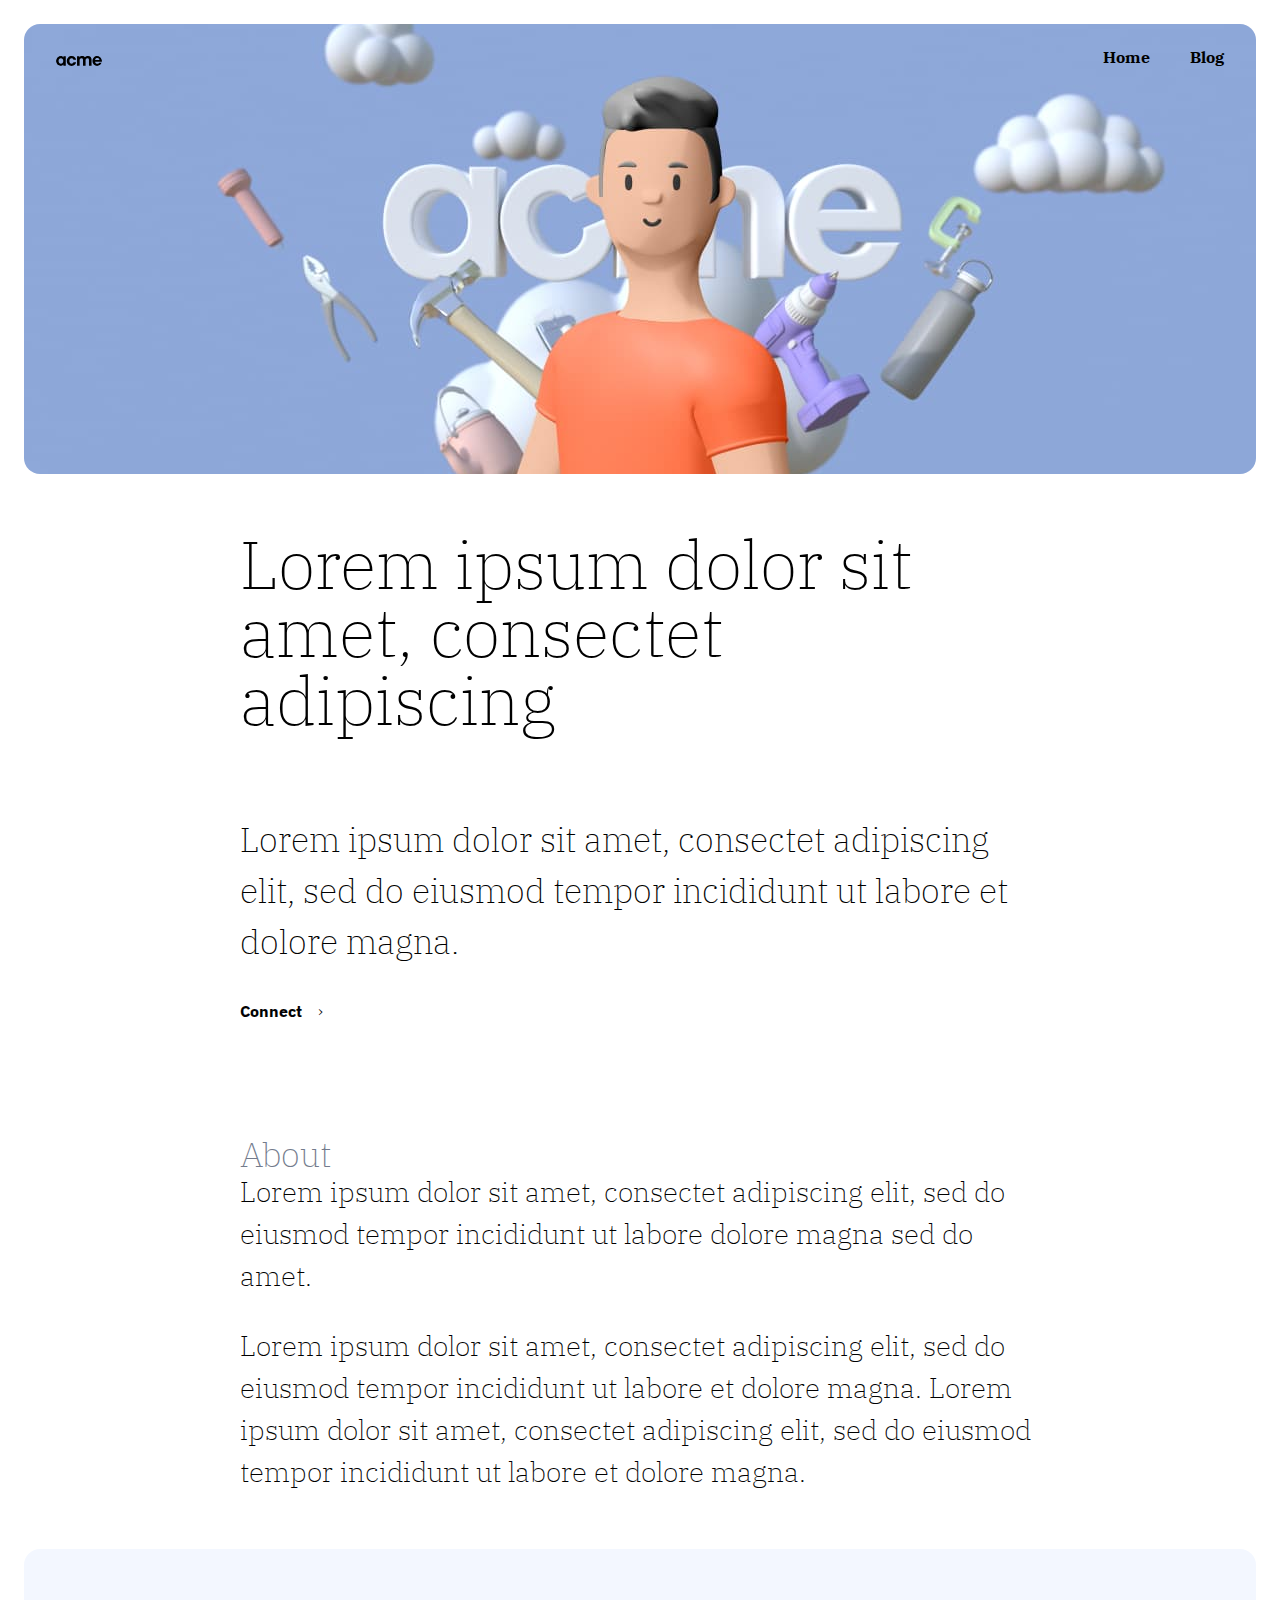
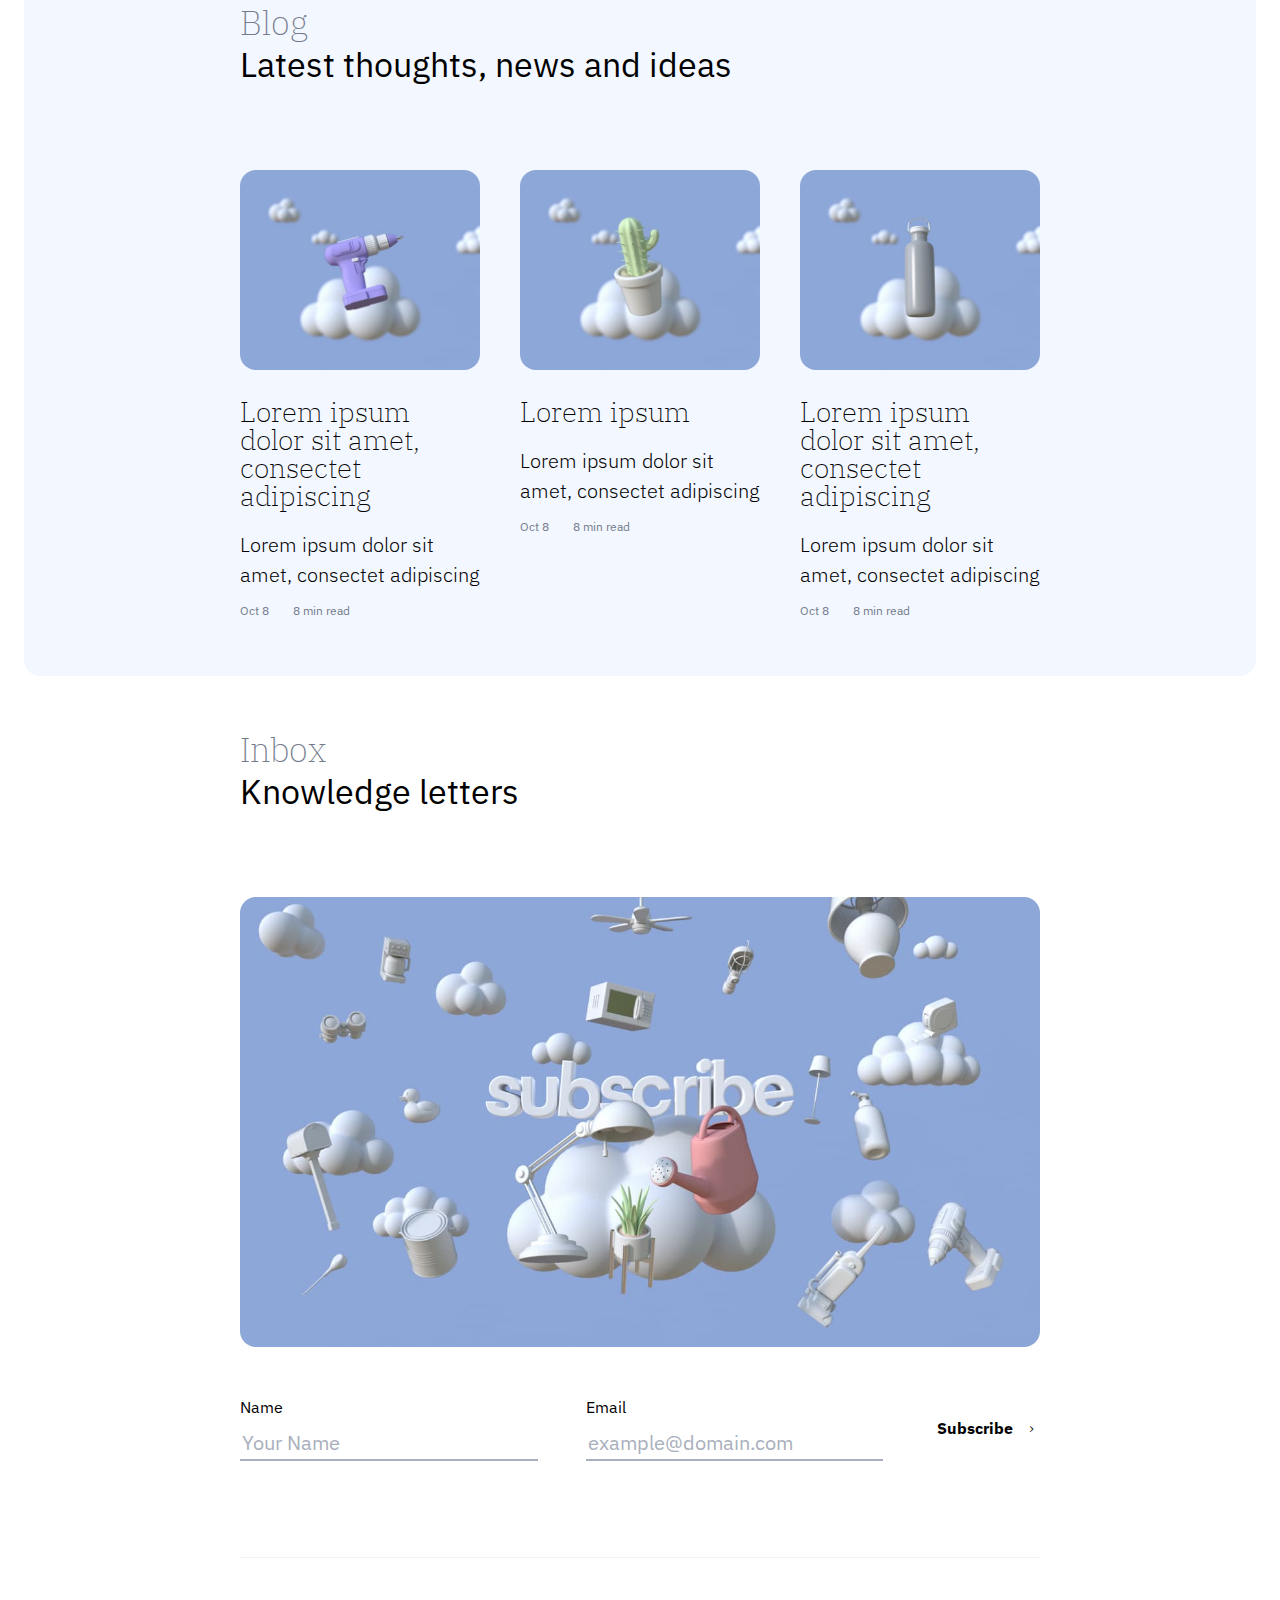
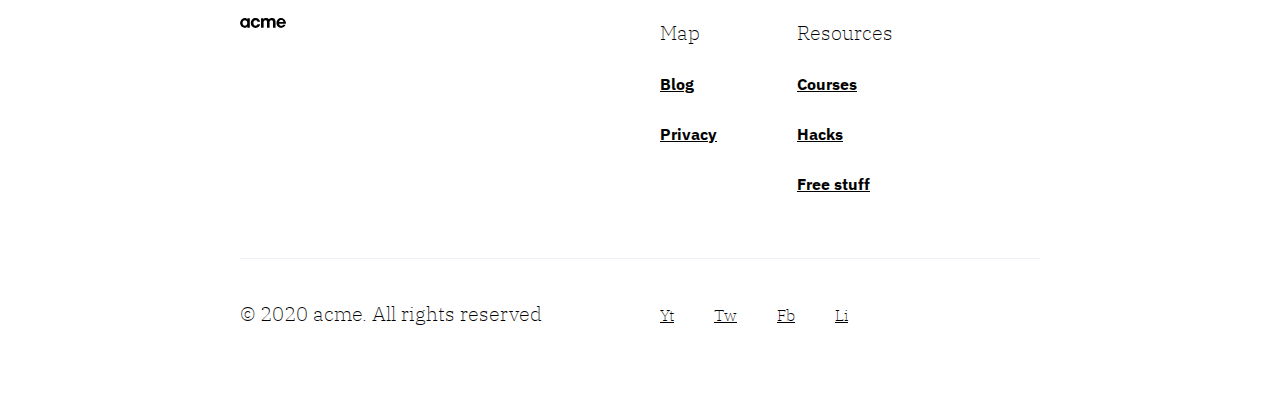
<file: index.html>
<!DOCTYPE html>
<html lang="en">

<head>
  <meta charset="UTF-8">
  <meta name="viewport" content="width=device-width, initial-scale=1.0">
  <title>ACME Design | Home</title>
  <link href="https://fonts.googleapis.com/css2?family=IBM+Plex+Sans:wght@300;400;600&family=IBM+Plex+Serif:wght@200&display=swap" rel="stylesheet">
  <link rel="stylesheet" href="style.css">
</head>

<body class="page-home">
  <header class="primary-header">
    <div class="primary-header__inner">
      <a href="index.html" aria-label="acme home page"><img src="img/logo.svg" alt="" class="logo"></a>
      <nav class="primary-nav">
        <ul class="primary-nav__list">
          <li><a href="index.html">Home</a></li>
          <li><a href="blog.html">Blog</a></li>
        </ul>
      </nav>
    </div>
  </header>

  <section class="intro text-serif">
    <div class="container flow-content">
      <h1 class="page-title">Lorem ipsum dolor sit amet, consectet adipiscing</h1>
      <p class="page-intro xl-space">Lorem ipsum dolor sit amet, consectet adipiscing elit, sed do eiusmod tempor incididunt ut
        labore et dolore magna.</p>
      <a href="#" class="btn">Connect</a>
    </div>
  </section>

  <section class="about text-500 text-serif">
    <div class="container">
      <header>
        <h2 class="section-title">About</h2>
      </header>
      <div class="flow-content">
        <p>Lorem ipsum dolor sit amet, consectet adipiscing elit, sed do eiusmod tempor incididunt ut labore dolore magna
          sed do amet.</p>
        <p>Lorem ipsum dolor sit amet, consectet adipiscing elit, sed do eiusmod tempor incididunt ut labore et dolore
          magna. Lorem ipsum dolor sit amet, consectet adipiscing elit, sed do eiusmod tempor incididunt ut labore et
          dolore magna.</p>
      </div>
    </div>
  </section>

  <section class="recent-articles bg-primary-300">
    <div class="container">
      <header>
        <h2 class="section-title">Blog</h2>
        <p class="section-subtitle">Latest thoughts, news and ideas</p>
      </header>
      <div class="split xl-space">
        <article class="article-preview flow-content">
          <a href="article.html" class="flow-content">
            <img src="img/blog-1.jpg" alt="electric drill">
            <h3>Lorem ipsum dolor sit amet, consectet adipiscing</h3>
            <p>Lorem ipsum dolor sit amet, consectet adipiscing</p>
          </a>
          <div class="info">
            <time datetime="2020-10-08">Oct 8</time>
            <p>8 min read</p>
          </div>
        </article>
        <article class="article-preview flow-content">
          <a href="article.html" class="flow-content">
            <img src="img/blog-2.jpg" alt="cactus">
            <h3>Lorem ipsum </h3>
            <p>Lorem ipsum dolor sit amet, consectet adipiscing</p>
          </a>
          <div class="info">
            <time datetime="2020-10-08">Oct 8</time>
            <p>8 min read</p>
          </div>
        </article>
        <article class="article-preview flow-content">
          <a href="article.html" class="flow-content">
            <img src="img/blog-3.jpg" alt="insulated water bottle">
            <h3>Lorem ipsum dolor sit amet, consectet adipiscing</h3>
            <p>Lorem ipsum dolor sit amet, consectet adipiscing</p>
          </a> 
          <div class="info">
            <time datetime="2020-10-08">Oct 8</time>
            <p>8 min read</p>
          </div>
        </article>
      </div>
    </div>
  </section>

  <section class="call-to-action">
    <div class="container">
      <header>
        <h2 class="section-title">Inbox</h2>
        <p class="section-subtitle">Knowledge letters</p>
      </header>
      <img class="xl-space" src="img/newsletter.jpg" alt="floating items">
      <!-- form elements -->
      <form action="" method="post" class="newsletter">
        <div>
          <label for="name">Name</label>
          <input placeholder="Your Name" type="text" name="name" id="name">
        </div>
        <div>
          <label for="name">Email</label>
          <input placeholder="example@domain.com" type="email" name="email" id="email">
        </div>
        <button class="btn" type="submit">Subscribe</button>
      </form>

    </div>
  </section>

  <footer class="primary-footer">
    <div class="container">
      <div class="primary-footer__inner split">
        <a href="index.html" aria-label="acme home page"><img src="img/logo.svg" alt="" class="logo"></a>

        <div class="footer-nav">
          <dl class="flow-content">
            <dt class="text-serif">Map</dt>
            <dd><a href="#">Blog</a></dd>
            <dd><a href="#">Privacy</a></dd>
          </dl>

          <dl class="flow-content">
            <dt class="text-serif">Resources</dt>
            <dd><a href="#">Courses</a></dd>
            <dd><a href="#">Hacks</a></dd>
            <dd><a href="#">Free stuff</a></dd>
          </dl>
        </div>
      </div>

      <div class="split text-serif">
        <p class="copywrite">© 2020 acme. All rights reserved </p>
        <ul class="footer-social">
          <li><a href="#">Yt</a></li>
          <li><a href="#">Tw</a></li>
          <li><a href="#">Fb</a></li>
          <li><a href="#">Li</a></li>
        </ul>
      </div>
    </div>
  </footer>
</body>

</html>
</file>
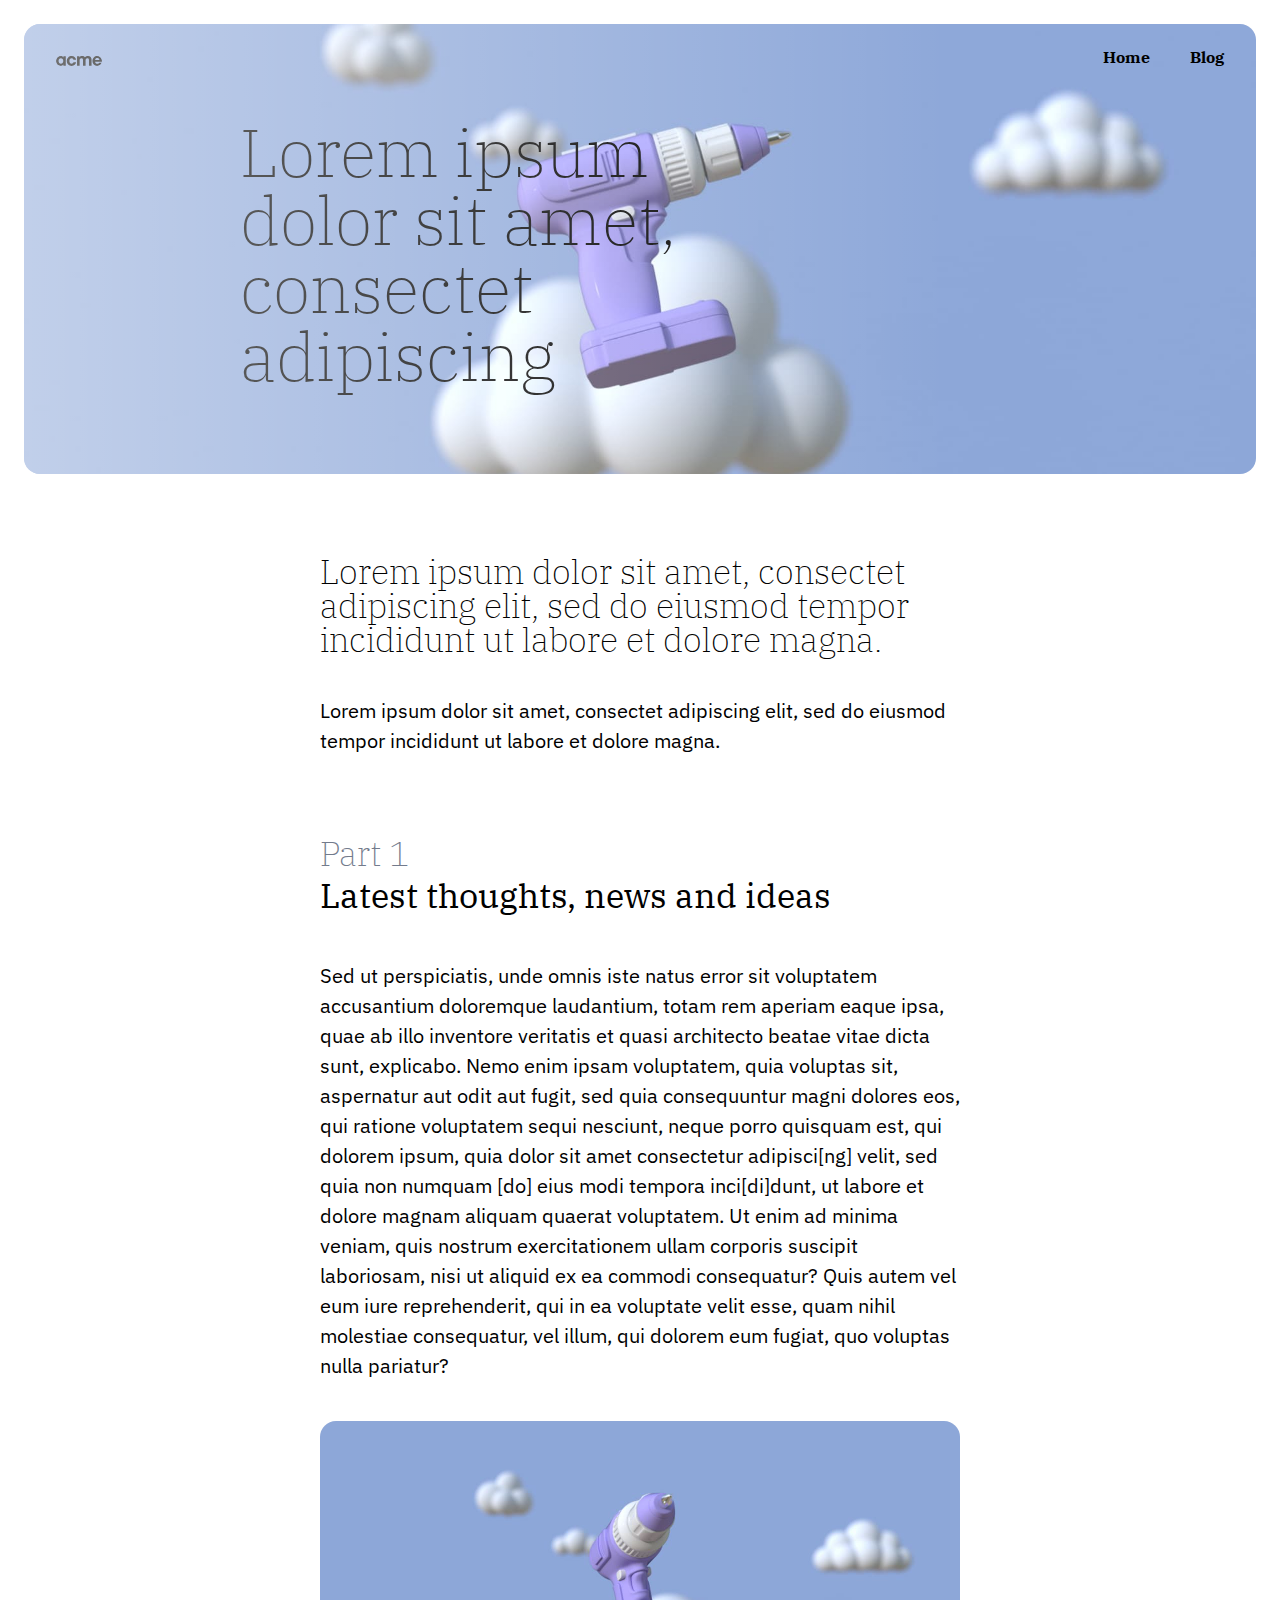
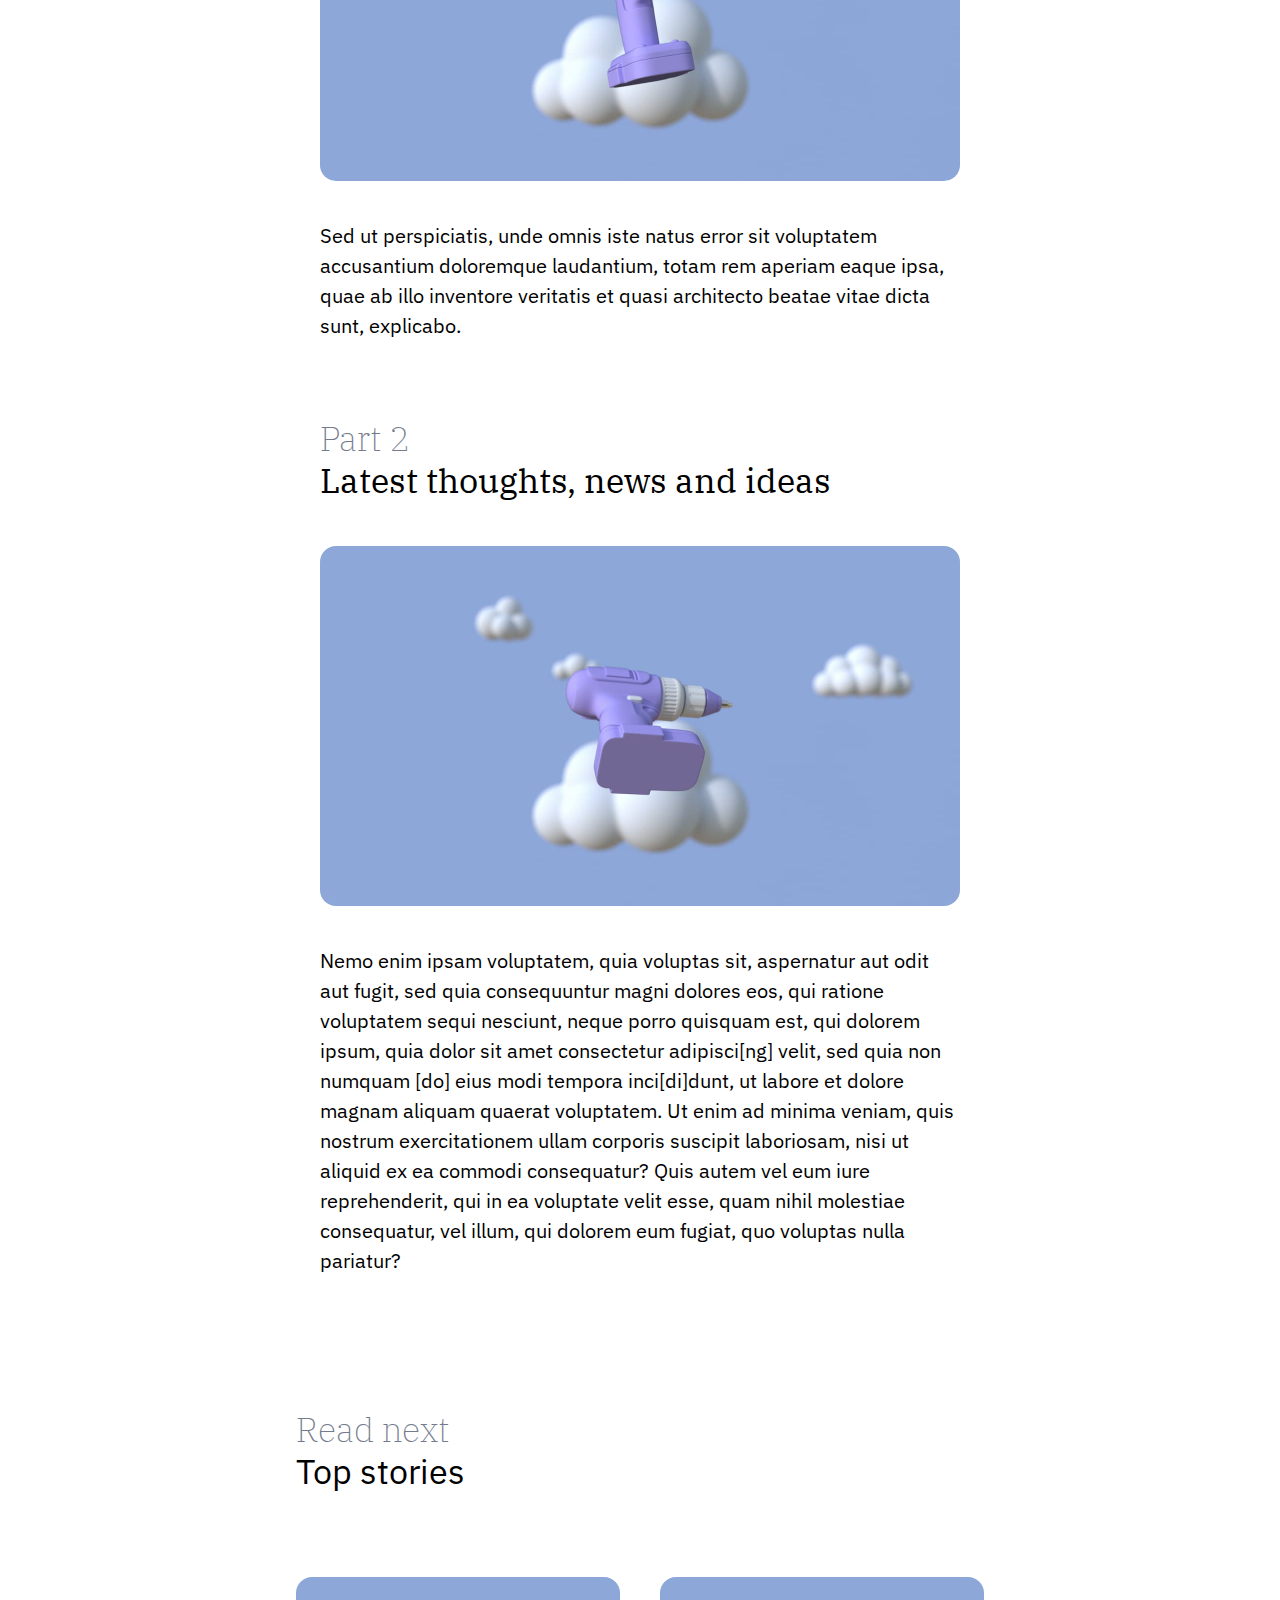
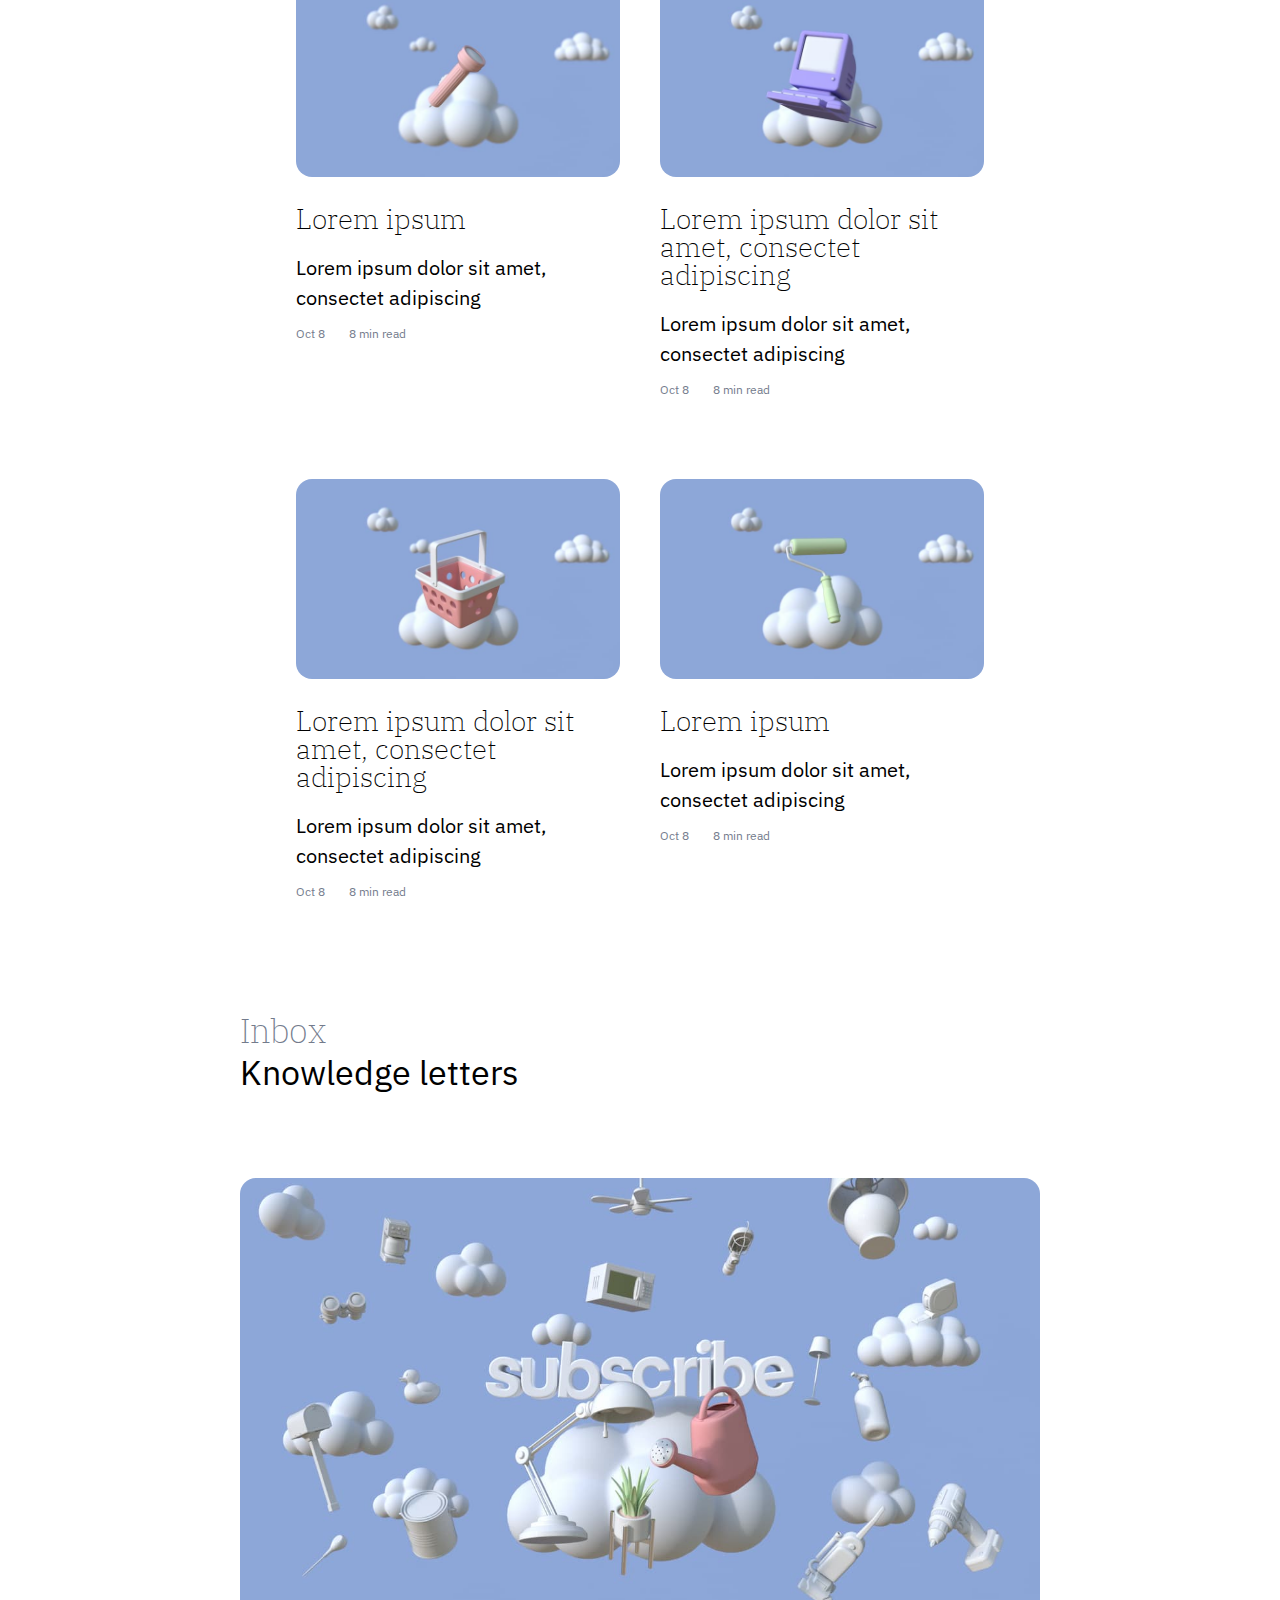
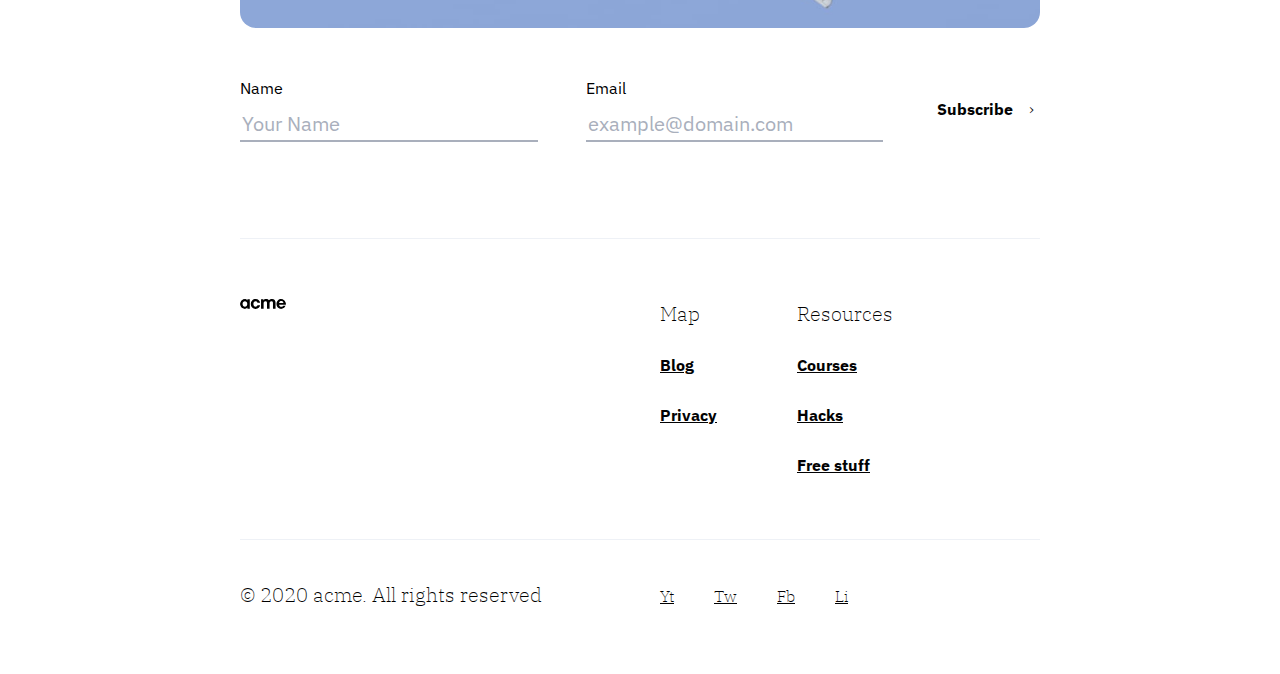
<file: article.html>
<!DOCTYPE html>
<html lang="en">

<head>
  <meta charset="UTF-8">
  <meta name="viewport" content="width=device-width, initial-scale=1.0">
  <title>acme website co.</title>
  <link
    href="https://fonts.googleapis.com/css2?family=IBM+Plex+Sans:wght@300;400;600&family=IBM+Plex+Serif:wght@200&display=swap"
    rel="stylesheet">
  <link rel="stylesheet" href="style.css">
</head>

<body class="page-article">
  <header class="primary-header">
    <div class="primary-header__inner">
      <a href="index.html" aria-label="acme home page"><img src="img/logo.svg" alt="" class="logo"></a>
      <nav class="primary-nav">
        <ul class="primary-nav__list">
          <li><a href="index.html">Home</a></li>
          <li><a href="blog.html">Blog</a></li>
        </ul>
      </nav>
    </div>
    <div class="container">
      <h1 class="page-title">Lorem ipsum dolor sit amet, consectet adipiscing</h1>
    </div>
  </header>

  <article class="xl-space article-full flow-content">
    <header class="flow-content">
      <h2 class="section-subtitle">Lorem ipsum dolor sit amet, consectet adipiscing elit, sed do eiusmod tempor incididunt ut labore et dolore magna.</h2>
      <p>Lorem ipsum dolor sit amet, consectet adipiscing elit, sed do eiusmod tempor incididunt ut labore et dolore
        magna.</p>
    </header>
    <h3 class="section-title xl-space">Part 1</h3>
    <p class="section-subtitle">Latest thoughts, news and ideas</p>
    <p>Sed ut perspiciatis, unde omnis iste natus error sit voluptatem accusantium doloremque laudantium, totam rem
      aperiam eaque ipsa, quae ab illo inventore veritatis et quasi architecto beatae vitae dicta sunt, explicabo.
      Nemo enim ipsam voluptatem, quia voluptas sit, aspernatur aut odit aut fugit, sed quia consequuntur magni
      dolores eos, qui ratione voluptatem sequi nesciunt, neque porro quisquam est, qui dolorem ipsum, quia dolor sit
      amet consectetur adipisci[ng] velit, sed quia non numquam [do] eius modi tempora inci[di]dunt, ut labore et
      dolore magnam aliquam quaerat voluptatem. Ut enim ad minima veniam, quis nostrum exercitationem ullam corporis
      suscipit laboriosam, nisi ut aliquid ex ea commodi consequatur? Quis autem vel eum iure reprehenderit, qui in ea
      voluptate velit esse, quam nihil molestiae consequatur, vel illum, qui dolorem eum fugiat, quo voluptas nulla
      pariatur?</p>
    <img src="img/article-1.jpg" alt="">
    <p>Sed ut perspiciatis, unde omnis iste natus error sit voluptatem accusantium doloremque laudantium, totam rem
      aperiam eaque ipsa, quae ab illo inventore veritatis et quasi architecto beatae vitae dicta sunt, explicabo.</p>
    <h3 class="section-title xl-space">Part 2</h3>
    <p class="section-subtitle">Latest thoughts, news and ideas</p>
    <img src="img/article-2.jpg" alt="">
    <p>Nemo enim ipsam voluptatem, quia voluptas sit, aspernatur aut odit aut fugit, sed quia consequuntur magni
      dolores eos, qui ratione voluptatem sequi nesciunt, neque porro quisquam est, qui dolorem ipsum, quia dolor sit
      amet consectetur adipisci[ng] velit, sed quia non numquam [do] eius modi tempora inci[di]dunt, ut labore et
      dolore magnam aliquam quaerat voluptatem. Ut enim ad minima veniam, quis nostrum exercitationem ullam corporis
      suscipit laboriosam, nisi ut aliquid ex ea commodi consequatur? Quis autem vel eum iure reprehenderit, qui in ea
      voluptate velit esse, quam nihil molestiae consequatur, vel illum, qui dolorem eum fugiat, quo voluptas nulla
      pariatur?</p>
  </article>

  <section class="container xl-space">
    <header>
      <h2 class="section-title">Read next</h2>
      <p class="section-subtitle">Top stories</p>
    </header>

    <div class="split xl-space">
      <article class="article-preview flow-content">
        <img src="img/blog-5.jpg" alt="cactus">
        <h3>Lorem ipsum </h3>
        <p>Lorem ipsum dolor sit amet, consectet adipiscing</p>
        <div class="info">
          <time datetime="2020-10-08">Oct 8</time>
          <p>8 min read</p>
        </div>
      </article>
      <article class="article-preview flow-content">
        <img src="img/blog-6.jpg" alt="insulated water bottle">
        <h3>Lorem ipsum dolor sit amet, consectet adipiscing</h3>
        <p>Lorem ipsum dolor sit amet, consectet adipiscing</p>
        <div class="info">
          <time datetime="2020-10-08">Oct 8</time>
          <p>8 min read</p>
        </div>
      </article> 
    </div>

    <div class="split xl-space">
      <article class="article-preview flow-content">
        <img src="img/blog-7.jpg" alt="electric drill">
        <h3>Lorem ipsum dolor sit amet, consectet adipiscing</h3>
        <p>Lorem ipsum dolor sit amet, consectet adipiscing</p>
        <div class="info">
          <time datetime="2020-10-08">Oct 8</time>
          <p>8 min read</p>
        </div>
      </article>
      <article class="article-preview flow-content">
        <img src="img/blog-8.jpg" alt="cactus">
        <h3>Lorem ipsum </h3>
        <p>Lorem ipsum dolor sit amet, consectet adipiscing</p>
        <div class="info">
          <time datetime="2020-10-08">Oct 8</time>
          <p>8 min read</p>
        </div>
      </article>
    </div>

  </section>

  <section class="call-to-action">
    <div class="container">
      <header>
        <h2 class="section-title">Inbox</h2>
        <p class="section-subtitle">Knowledge letters</p>
      </header>
      <img class="xl-space" src="img/newsletter.jpg" alt="floating items">

      <form action="" method="post" class="newsletter">
        <div>
          <label for="name">Name</label>
          <input placeholder="Your Name" type="text" id="name" name="name">
        </div>
        <div>
          <label for="email">Email</label>
          <input placeholder="example@domain.com" type="email" name="email" id="email">
        </div>
        <button class="btn" type="submit">Subscribe</button>
      </form>
    </div>
  </section>

  <footer class="primary-footer">
    <div class="container">
      <div class="primary-footer__inner split">
        <a href="index.html" aria-label="acme home page"><img src="img/logo.svg" alt="" class="logo"></a>

        <div class="footer-nav">
          <dl class="flow-content">
            <dt class="text-serif">Map</dt>
            <dd><a href="#">Blog</a></dd>
            <dd><a href="#">Privacy</a></dd>
          </dl>

          <dl class="flow-content">
            <dt class="text-serif">Resources</dt>
            <dd><a href="#">Courses</a></dd>
            <dd><a href="#">Hacks</a></dd>
            <dd><a href="#">Free stuff</a></dd>
          </dl>
        </div>
      </div>
      <div class="split text-serif">
        <p class="copywrite">© 2020 acme. All rights reserved </p>
        <ul class="footer-social">
          <li><a href="#">Yt</a></li>
          <li><a href="#">Tw</a></li>
          <li><a href="#">Fb</a></li>
          <li><a href="#">Li</a></li>
        </ul>
      </div>
    </div>
  </footer>
</body>

</html>
</file>
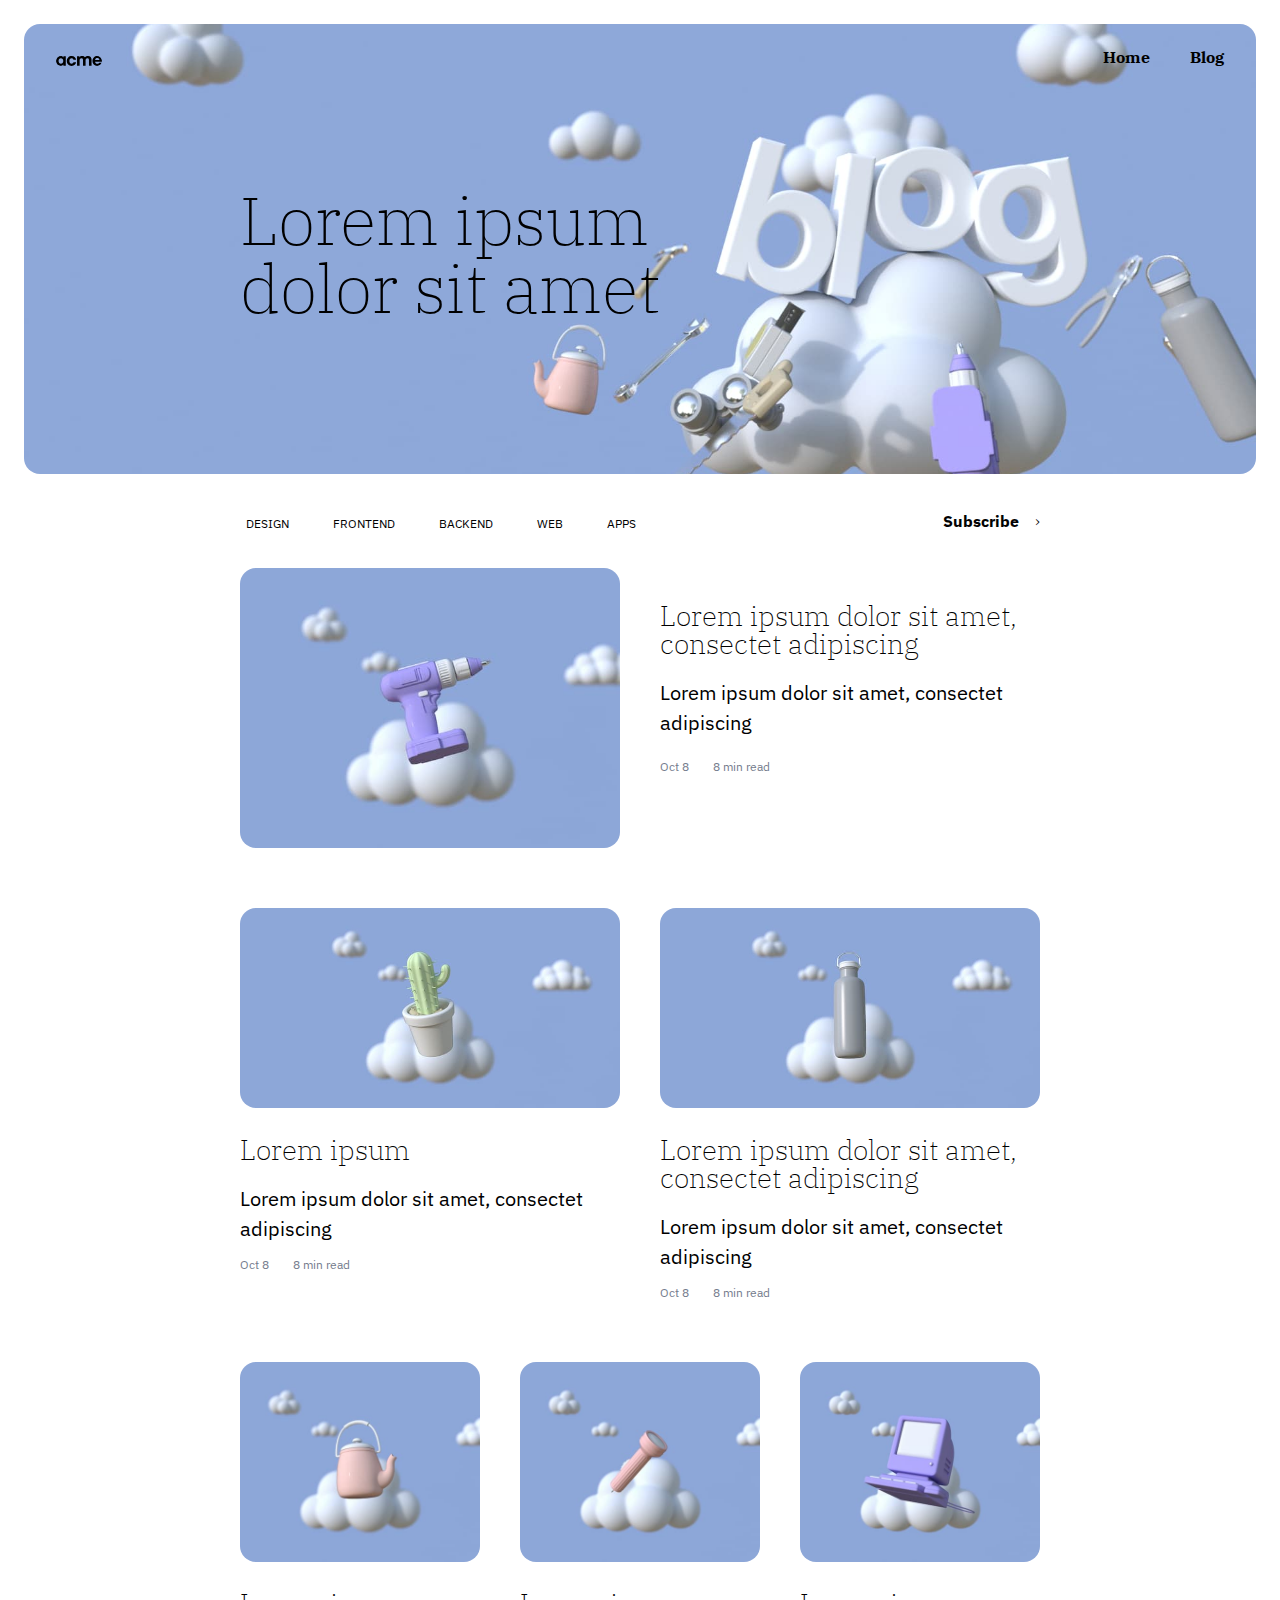
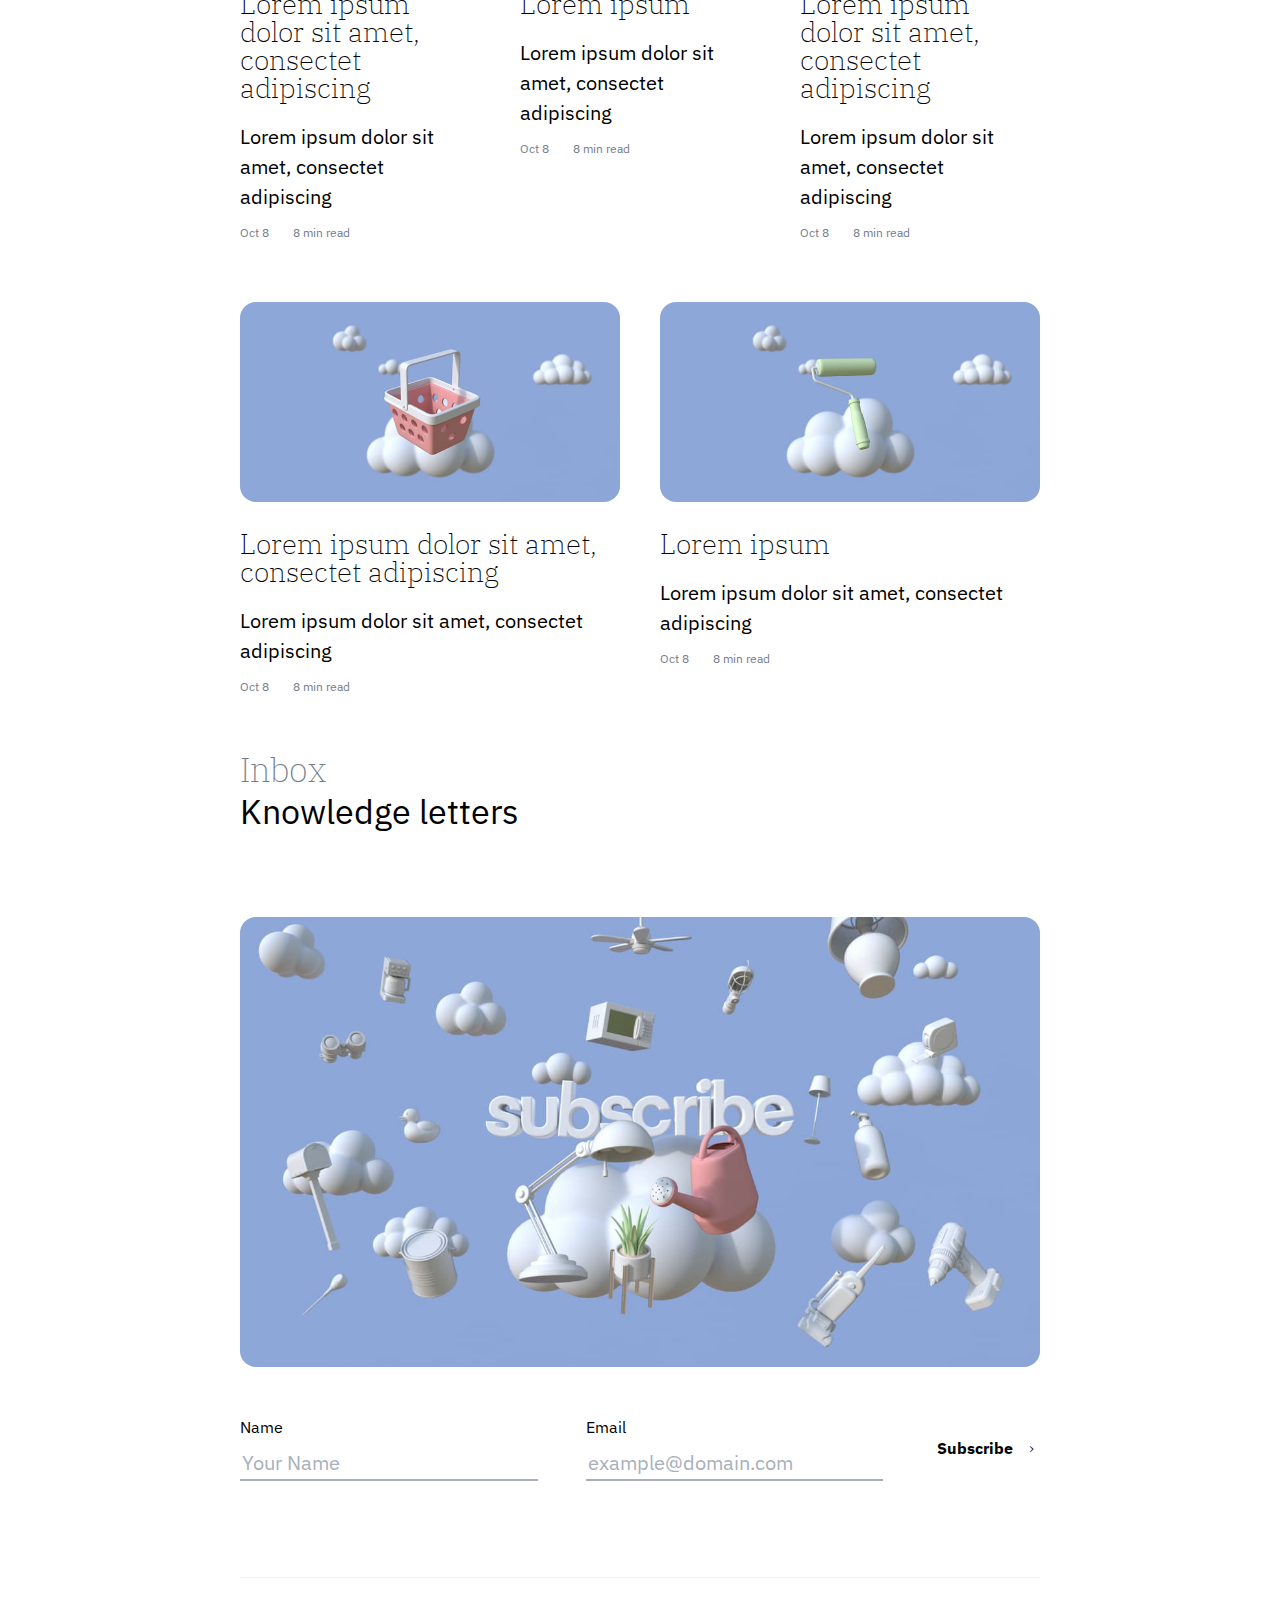
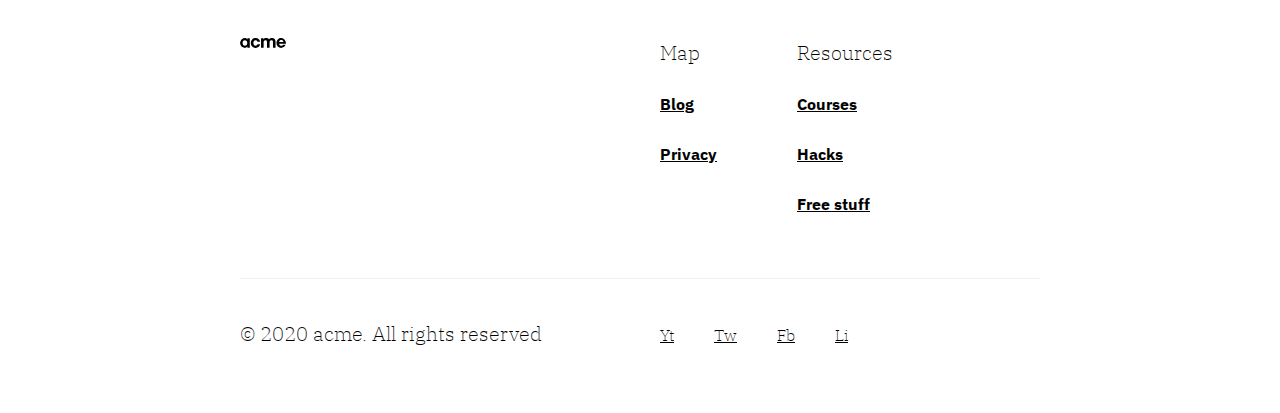
<file: blog.html>
<!DOCTYPE html>
<html lang="en">

<head>
  <meta charset="UTF-8">
  <meta name="viewport" content="width=device-width, initial-scale=1.0">
  <title>ACME Design | Blog</title>
  <link href="https://fonts.googleapis.com/css2?family=IBM+Plex+Sans:wght@300;400;600&family=IBM+Plex+Serif:wght@200&display=swap" rel="stylesheet">
  <link rel="stylesheet" href="style.css">
</head>

<body class="page-blog">
  <header class="primary-header">
    <div class="primary-header__inner">
      <a href="index.html" aria-label="acme home page"><img src="img/logo.svg" alt="" class="logo"></a>
      <nav class="primary-nav">
        <ul class="primary-nav__list">
          <li><a href="index.html">Home</a></li>
          <li><a href="blog.html">Blog</a></li>
        </ul>
      </nav>
    </div>

    <div class="container">
      <h1 class="page-title">Lorem ipsum dolor sit amet</h1>
    </div>
  </header>

  <div class="container">

    <div class="secondary-navigation">
      <ul class="categories">
        <li><button href="#">Design</button></li>
        <li><button href="#">Frontend</button></li>
        <li><button href="#">Backend</button></li>
        <li><button href="#">Web</button></li>
        <li><button href="#">Apps</button></li>
      </ul>
      <a href="#newsletter" class="btn">Subscribe</a>
    </div>

    <div class="article-grid">
      <!-- featured article -->
      <article class="article-preview">
        <img src="img/blog-1.jpg" alt="electric drill">
        <h3>Lorem ipsum dolor sit amet, consectet adipiscing</h3>
        <p>Lorem ipsum dolor sit amet, consectet adipiscing</p>
        <div class="info">
          <time datetime="2020-10-08">Oct 8</time>
          <p>8 min read</p>
        </div>
      </article>
      <!-- other articles -->
      <article class="article-preview flow-content">
        <img src="img/blog-2.jpg" alt="cactus">
        <h3>Lorem ipsum </h3>
        <p>Lorem ipsum dolor sit amet, consectet adipiscing</p>
        <div class="info">
          <time datetime="2020-10-08">Oct 8</time>
          <p>8 min read</p>
        </div>
      </article>
      <article class="article-preview flow-content">
        <img src="img/blog-3.jpg" alt="insulated water bottle">
        <h3>Lorem ipsum dolor sit amet, consectet adipiscing</h3>
        <p>Lorem ipsum dolor sit amet, consectet adipiscing</p>
        <div class="info">
          <time datetime="2020-10-08">Oct 8</time>
          <p>8 min read</p>
        </div>
      </article> 
      <article class="article-preview flow-content">
        <img src="img/blog-4.jpg" alt="electric drill">
        <h3>Lorem ipsum dolor sit amet, consectet adipiscing</h3>
        <p>Lorem ipsum dolor sit amet, consectet adipiscing</p>
        <div class="info">
          <time datetime="2020-10-08">Oct 8</time>
          <p>8 min read</p>
        </div>
      </article>
      <article class="article-preview flow-content">
        <img src="img/blog-5.jpg" alt="cactus">
        <h3>Lorem ipsum </h3>
        <p>Lorem ipsum dolor sit amet, consectet adipiscing</p>
        <div class="info">
          <time datetime="2020-10-08">Oct 8</time>
          <p>8 min read</p>
        </div>
      </article>
      <article class="article-preview flow-content">
        <img src="img/blog-6.jpg" alt="insulated water bottle">
        <h3>Lorem ipsum dolor sit amet, consectet adipiscing</h3>
        <p>Lorem ipsum dolor sit amet, consectet adipiscing</p>
        <div class="info">
          <time datetime="2020-10-08">Oct 8</time>
          <p>8 min read</p>
        </div>
      </article> 
      <article class="article-preview flow-content">
        <img src="img/blog-7.jpg" alt="electric drill">
        <h3>Lorem ipsum dolor sit amet, consectet adipiscing</h3>
        <p>Lorem ipsum dolor sit amet, consectet adipiscing</p>
        <div class="info">
          <time datetime="2020-10-08">Oct 8</time>
          <p>8 min read</p>
        </div>
      </article>
      <article class="article-preview flow-content">
        <img src="img/blog-8.jpg" alt="cactus">
        <h3>Lorem ipsum </h3>
        <p>Lorem ipsum dolor sit amet, consectet adipiscing</p>
        <div class="info">
          <time datetime="2020-10-08">Oct 8</time>
          <p>8 min read</p>
        </div>
      </article>
    </div>
  </div>

  <section class="call-to-action">
    <div class="container">
      <header>
        <h2 class="section-title">Inbox</h2>
        <p class="section-subtitle">Knowledge letters</p>
      </header>
      <img class="xl-space" src="img/newsletter.jpg" alt="floating items">
      <!-- form elements -->
      <form action="" method="post" class="newsletter">
        <div>
          <label for="name">Name</label>
          <input placeholder="Your Name" type="text" name="name" id="name">
        </div>
        <div>
          <label for="name">Email</label>
          <input placeholder="example@domain.com" type="email" name="email" id="email">
        </div>
        <button class="btn" type="submit">Subscribe</button>
      </form>

    </div>
  </section>

  <footer class="primary-footer">
    <div class="container">
      <div class="primary-footer__inner split">
        <a href="index.html" aria-label="acme home page"><img src="img/logo.svg" alt="" class="logo"></a>

        <div class="footer-nav">
          <dl class="flow-content">
            <dt class="text-serif">Map</dt>
            <dd><a href="#">Blog</a></dd>
            <dd><a href="#">Privacy</a></dd>
          </dl>

          <dl class="flow-content">
            <dt class="text-serif">Resources</dt>
            <dd><a href="#">Courses</a></dd>
            <dd><a href="#">Hacks</a></dd>
            <dd><a href="#">Free stuff</a></dd>
          </dl>
        </div>
      </div>

      <div class="split text-serif">
        <p class="copywrite">© 2020 acme. All rights reserved </p>
        <ul class="footer-social">
          <li><a href="#">Yt</a></li>
          <li><a href="#">Tw</a></li>
          <li><a href="#">Fb</a></li>
          <li><a href="#">Li</a></li>
        </ul>
      </div>
    </div>
  </footer>
</body>

</html>
</file>
<file: style.css>
:root {
  --ff-sans: "IBM Plex Sans", sans-serif;
  --ff-serif: "IBM Plex Serif", serif;

  /* small screen font-sizes */
  --fs-200: 0.75rem;
  --fs-300: 1rem;
  --fs-400: 1.25rem;
  --fs-500: 1.375rem;
  --fs-600: 1.75rem;
  --fs-900: 2.125rem;

  --fw-200: 200;
  --fw-300: 300;
  --fw-400: 400;
  --fw-700: 700;

  --clr-neutral-100: #fff;
  --clr-neutral-200: #eef1f6;
  --clr-neutral-300: #a9afbc;
  --clr-neutral-400: #737b8c;
  --clr-neutral-500: #434956;
  --clr-neutral-900: #020203;

  --clr-primary-300: #f3f7ff;
  --clr-primary-400: #8ea8da;

  --br: 1rem;
}

@media (min-width: 40em) {
  :root {
    --fs-500: 1.75rem;
    --fs-600: 2.125rem;
    --fs-900: 4.25rem;
  }
}

/* Reset */
*,
*::before,
*::after {
  box-sizing: border-box;
}

h1,
.h1,
h2,
.h2,
h3,
.h3,
h4,
.h4 {
  line-height: 1;
}

body,
h1,
h2,
h3,
p,
dl,
dd,
figure {
  margin: 0;
}

ul[class],
ol[class] {
  list-style: none;
  padding: 0;
}

input,
button,
textarea,
select {
  /* form elements don't inherit much, so good for reset */
  font: inherit;
}

img {
  max-width: 100%;
  height: auto;
  display: block;
  /* br not usually here in reset for most projects */
  border-radius: var(--br);
}

body {
  line-height: 1.5;
  font-family: var(--ff-sans);
  font-size: var(--fs-400);
  padding: 1.5rem;
}

.bg-primary-300 {
  background-color: var(--clr-primary-300);
  border-radius: 1rem;
  padding-left: 1rem;
  padding-right: 1rem;
}

/* Typography */

h1,
h2,
h3,
.text-serif {
  font-family: var(--ff-serif);
  font-weight: var(--fw-200);
}

a {
  font-weight: var(--fw-700);
  font-size: var(--fs-300);
  color: var(--clr-neutral-900);
}

a:hover,
a:focus {
  color: var(--clr-primary-400);
}

.text-500 {
  font-size: var(--fs-500);
}

.page-title {
  font-size: var(--fs-900);
}

.page-intro {
  font-size: var(--fs-600);
}

.article-full h3,
.section-title {
  font-size: var(--fs-600);
  color: var(--clr-neutral-400);
}

.article-full h3 + p,
.section-subtitle {
  font-size: var(--fs-600);
}

.article-full h3 + p {
  font-family: var(--ff-serif);
  margin-top: 0;
}

.btn {
  display: inline-block;
  cursor: pointer;
  border: 0;
  background: none;
  font-weight: var(--fw-700);
  font-size: var(--fs-300);
  font-family: var(--ff-sans);
  text-decoration: none;
  color: var(--clr-neutral-900);
}

.btn::after {
  content: "\203A";
  margin-left: 1em;
  font-weight: var(--fw-300);
}

.btn:hover,
.btn:focus {
  color: var(--clr-primary-400);
}

/* General Layout */

section {
  padding: 2.5rem 0;
}

@media (min-width: 40em) {
  section {
    padding: 3.5rem;
  }
}

.container {
  max-width: 50rem;
  margin: 0 auto;
}

.flow-content > * + * {
  margin-top: var(--flow-spacer, 1em);
}

.split {
  display: flex;
  flex-direction: column;
  /* gap: 2.5rem;  */
}

.split > * + * {
  margin: 4rem 0 0 0;
}

.split > * {
  flex-basis: 100%;
}

@media (min-width: 40em) {
  .split {
    flex-direction: row;
  }
  .split > * + * {
    margin: 0 0 0 2.5rem;
  }
}

.xl-space {
  margin-top: 5rem !important;
}

/* Components */

.primary-header {
  background-color: var(--clr-primary-400);
  background-size: cover;
  min-height: 50vh;
  border-radius: var(--br);
  padding: 2rem;
  display: flex;
  flex-direction: column;
}

.primary-header .container {
  width: 100%;
  margin-top: auto;
  margin-bottom: auto;
}

.primary-header .container > * {
  max-width: 12ch;
}

.page-home .primary-header {
  background-image: url(img/hero.jpg);
  background-position: center center;
}

.page-blog .primary-header {
  background-image: url(img/blog.jpg);
  background-position: center left;
}

.page-article .primary-header {
  background-image: url(img/article.jpg);
  background-position: left center;
  position: relative;
  overflow: hidden;
  z-index: 0;
}

.page-article .primary-header::after {
  content: "";
  position: absolute;
  top: 0;
  bottom: 0;
  left: 0;
  right: 25%;
  background: linear-gradient(
    90deg,
    rgba(255, 255, 255, 0.45),
    rgba(255, 255, 255, 0)
  );
}

.primary-nav {
  position: fixed; /* position:fixed only cares about viewport */
  bottom: 0.5em;
  left: 0.5em;
  right: 0.5em;
  border-radius: var(--br);
  background: var(--clr-neutral-900);
  font-family: var(--ff-serif);
}

.primary-nav ul {
  display: flex;
  justify-content: space-around;
  margin: 0;
  padding: 0.8em 0;
}

.primary-nav li {
  line-height: 0;
}

.primary-nav a {
  color: var(--clr-neutral-200);
  text-decoration: none;
}

.secondary-navigation {
  display: flex;
  align-items: center;
  margin: 2rem 0;
}

.secondary-navigation > a.btn {
  margin-left: auto;
}

.categories {
  margin: 0;
  display: flex;
  gap: 2rem;
}

.categories button {
  cursor: pointer;
  text-transform: uppercase;
  font-size: var(--fs-200);
  background: transparent;
  border: 0;
}


/* handle top nav on large screens */
@media (min-width: 40em) {
  .primary-nav {
    position: static;
    background: transparent;
  }

  .primary-nav a {
    color: inherit;
    text-decoration: none;
  }

  .primary-header__inner {
    display: flex;
    justify-content: space-between;
  }

  .primary-nav ul {
    padding: 0;
    gap: 2em;
  }

  /* alternative to gap property */
  /* .primary-nav li {
    margin-left: 2em;
  } */

}

.article-preview {
  position: relative;
  z-index: 0; /* create new stacking context */
}

.article-preview a {
  display: block;
  text-decoration: none;
  font-size: var(--fs-400);
  font-weight: var(--fw-300);
}

.article-preview a:hover,
.article-preview a:focus {
  color: inherit;
}

.article-preview a::before {
  --offset: -1em;
  content: "";
  position: absolute;
  top: var(--offset);
  bottom: var(--offset);
  left: var(--offset);
  right: var(--offset);
  z-index: -1;
  border-radius: var(--br);

  box-shadow: 0 0.75rem 1.25rem rgba(0,0,0,.2);
  transition: opacity 350ms ease;
  opacity: 0;
}

.article-preview:hover a::before {
  opacity: 1;
}

.article-preview h3 {
  font-size: var(--fs-500);
}

.article-preview img {
  object-fit: cover; /* same as background-size: cover but for imgs */
  height: 12.5rem;   /* usually don't set height on imgs, but need for object-fit */
  width: 100%;
}


.article-preview .info {
  display: flex;
  gap: 2em;
  font-weight: var(--fw-400);
  font-size: var(--fs-200);
  color: var(--clr-neutral-400);
}

.call-to-action form {
  margin-top: 3rem;
  display: flex;
  flex-direction: column;
  gap: 3rem;
}

.call-to-action button {
  align-self: flex-start;
}

.call-to-action form > div {
  flex-grow: 1;
}

.call-to-action input {
  width: 100%;
  border: 0;
  border-bottom: 2px solid var(--clr-neutral-300);
}

.call-to-action input:focus {
  border-color: var(--clr-primary-300);
  border-width: 4px;
}

.call-to-action input::placeholder {
  color: var(--clr-neutral-300);
  opacity: 1;
}

.call-to-action label {
  display: block;
  margin-bottom: 0.5em;
  font-size: var(--fs-300);
  font-weight: var(--fw-400);
}

@media (min-width: 40em) {
  .call-to-action form {
    flex-direction: row;
  }

  .call-to-action button {
    align-self: center;
  }
}


.primary-footer__inner {
  --border: 1px solid var(--clr-neutral-200);
  border-top: var(--border);
  border-bottom: var(--border);
  padding: 3em 0;
  margin: 2em 0;
}

footer {
  padding-bottom: 2em;
}

.footer-nav {
  display: flex;

}

.footer-nav > *:first-child {
  margin-right: 4em;
}

/* .footer-nav a {
  text-decoration: none;
  font-weight: var(--fw-700);
  font-size: var(--fs-300);
  color: var(--clr-neutral-900);
} */

.footer-social {
  display: flex;
  gap: 2em;
}

.footer-social a {
  font-weight: var(--fw-200);
}

/* Homepage styles */

.intro {
  --flow-spacer: 2em;
}

/* Blog and Grid */

.article-grid {
  display: grid;
  gap: 3em 2em;
  grid-template-columns: repeat(6, 1fr);

}

.article-grid > * {
  grid-column: 1 / -1;
}

@media (min-width: 30em) {
  .article-grid > *:not(:first-child) {
    grid-column: span 3;
  }
}

@media (min-width: 40em) {
  
  .article-grid > *:first-child {
    grid-column: 1 / -1;
  }

  /* featured article */
  .article-grid > .article-preview:first-child {
    display: grid;
    grid-template-columns: 1fr 1fr;
    grid-template-rows: 1fr min-content 1fr;
    gap: 1em 2em;
  }
  .article-grid > .article-preview:first-child img {
    grid-row: span 3;
    height: 17.5rem;
  }
  .article-grid > .article-preview:first-child > h3 {
    margin-top: auto;
  }

  .article-grid > *:nth-child(2),
  .article-grid > *:nth-child(3) {
    grid-column: span 3;
  }
  .article-grid > *:nth-child(4),
  .article-grid > *:nth-child(5),
  .article-grid > *:nth-child(6) {
    grid-column: span 2;
  }
  .article-grid > *:nth-child(7),
  .article-grid > *:nth-child(8) {
    grid-column: span 3;
  }
}

/* Individual article page */

.article-full {
  --flow-spacer: 2em;
  max-width: 40rem;
  margin-left: auto;
  margin-right: auto;
}
</file>
